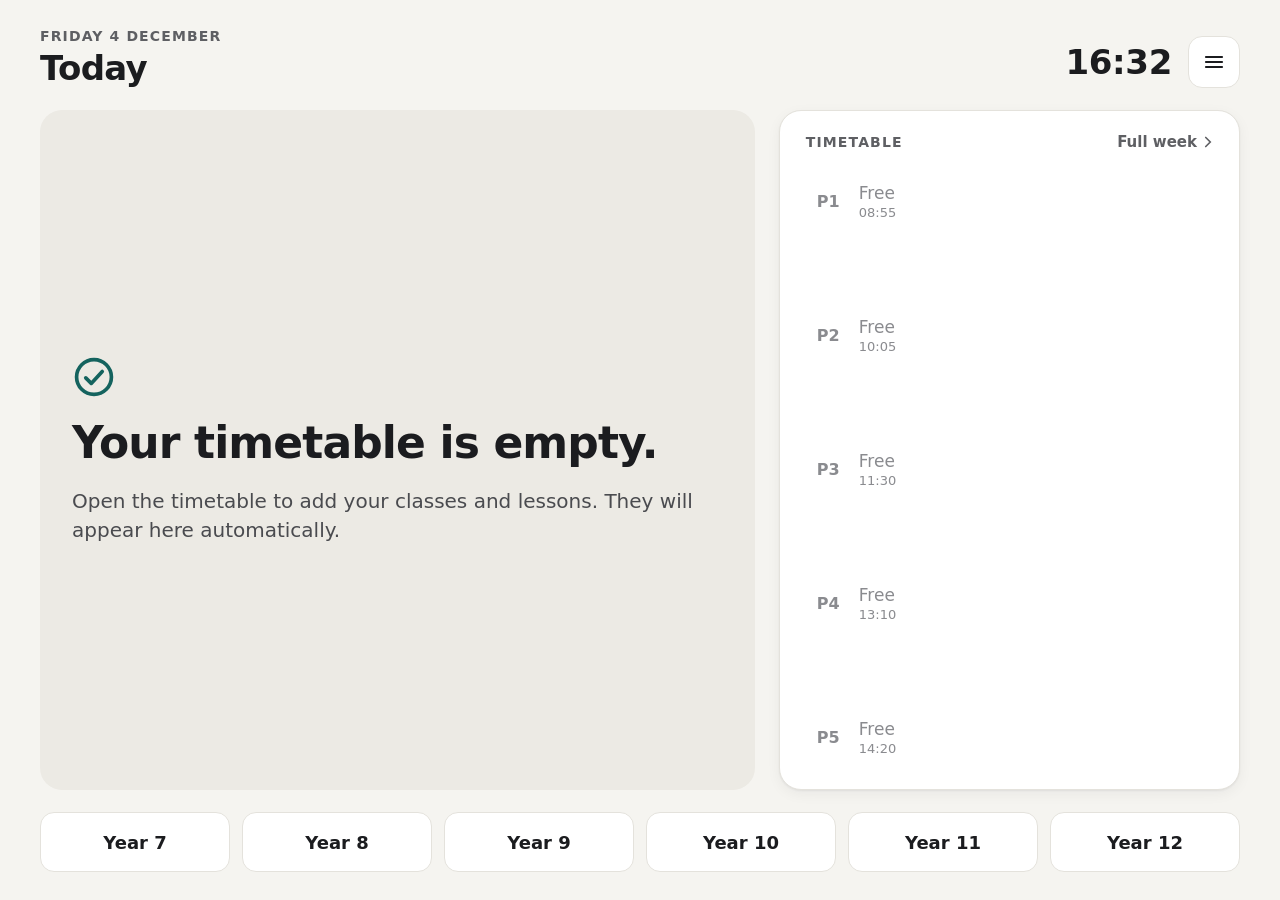
<file: index.html>
<!doctype html>
<html lang="en">
<head>
<meta charset="utf-8">
<meta name="viewport" content="width=device-width, initial-scale=1, viewport-fit=cover">
<meta name="apple-mobile-web-app-capable" content="yes">
<meta name="mobile-web-app-capable" content="yes">
<meta name="apple-mobile-web-app-status-bar-style" content="default">
<meta name="apple-mobile-web-app-title" content="Teaching">
<meta name="theme-color" content="#F5F4F0">
<title>Teaching Dashboard</title>
<link rel="manifest" href="manifest.webmanifest">
<link rel="apple-touch-icon" href="icons/apple-touch-icon.png">
<link rel="icon" type="image/png" sizes="192x192" href="icons/icon-192.png">
<link rel="stylesheet" href="css/app.css">
</head>
<body>

<!-- TEST MODE STRIP (only while test mode is on) -->
<div class="test-strip" id="test-strip" role="status" hidden>
  <span id="test-strip-text"></span>
  <button type="button" id="tm-off">Turn off</button>
</div>

<!-- HOME -->
<div class="screen home" id="screen-home">
  <header class="home-header">
    <div class="home-title">
      <span class="eyebrow" id="home-date"></span>
      <h1>Today</h1>
    </div>
    <div class="home-header-right">
      <time class="clock" id="home-clock"></time>
      <button type="button" class="menu-button" id="btn-menu" aria-label="Menu"><svg width="24" height="24" viewBox="0 0 24 24" fill="none" stroke="currentColor" stroke-width="2.2" stroke-linecap="round" aria-hidden="true"><path d="M4 7h16M4 12h16M4 17h16"/></svg></button>
    </div>
  </header>

  <main class="home-main">
    <section class="today-column" aria-label="Today">
      <div class="today-card" id="today-card" aria-live="polite"></div>
      <div class="follow-card" id="follow-card" hidden></div>
    </section>

    <a class="tt-panel" href="#timetable" id="tt-panel" aria-label="Open the full timetable">
      <span class="tt-panel-head">
        <span class="eyebrow" id="tt-panel-title">TIMETABLE</span>
        <span class="tt-panel-more">Full week<svg width="18" height="18" viewBox="0 0 24 24" fill="none" stroke="currentColor" stroke-width="2.2" stroke-linecap="round" aria-hidden="true"><path d="M9 6l6 6-6 6"/></svg></span>
      </span>
      <span class="tt-rows" id="tt-rows"></span>
    </a>
  </main>

  <nav class="year-nav" aria-label="Year groups">
    <button type="button" data-year="7">Year 7</button>
    <button type="button" data-year="8">Year 8</button>
    <button type="button" data-year="9">Year 9</button>
    <button type="button" data-year="10">Year 10</button>
    <button type="button" data-year="11">Year 11</button>
    <button type="button" data-year="12">Year 12</button>
  </nav>
</div>

<!-- TIMETABLE -->
<div class="screen timetable" id="screen-timetable" hidden>
  <header class="tt-header">
    <div class="tt-heading">
      <a class="back-button" href="#" aria-label="Back to Today"><svg width="22" height="22" viewBox="0 0 24 24" fill="none" stroke="currentColor" stroke-width="2.2" stroke-linecap="round" aria-hidden="true"><path d="M15 6l-6 6 6 6"/></svg></a>
      <div class="tt-heading-text">
        <h1>Timetable</h1>
        <span class="tt-sub"><span id="tt-mode">Same every week</span><span aria-hidden="true">·</span><span class="save-status is-saved" id="save-status" role="status"><svg width="16" height="16" viewBox="0 0 24 24" fill="none" stroke="currentColor" stroke-width="2.6" stroke-linecap="round" stroke-linejoin="round" aria-hidden="true"><path d="M5 12.5l4.5 4.5L19 7.5"/></svg>All changes saved</span></span>
      </div>
    </div>
    <div class="tt-actions">
      <button type="button" class="btn" id="btn-backup">Backup</button>
      <button type="button" class="btn" id="btn-lessons">Lessons</button>
      <button type="button" class="btn" id="btn-classes">Classes</button>
      <button type="button" class="btn" id="btn-edit" aria-pressed="false">Edit</button>
    </div>
  </header>
  <div class="week-grid" id="week-grid"></div>
</div>

<!-- CLASSES -->
<div class="screen classes" id="screen-classes" hidden>
  <header class="tt-header">
    <div class="tt-heading">
      <a class="back-button" href="#timetable" aria-label="Back to Timetable"><svg width="22" height="22" viewBox="0 0 24 24" fill="none" stroke="currentColor" stroke-width="2.2" stroke-linecap="round" aria-hidden="true"><path d="M15 6l-6 6 6 6"/></svg></a>
      <div class="tt-heading-text">
        <h1>Classes</h1>
        <span class="tt-sub"><span>Set each class's subject and scheme once</span><span aria-hidden="true">·</span><span class="save-status is-saved" id="classes-status" role="status"><svg width="16" height="16" viewBox="0 0 24 24" fill="none" stroke="currentColor" stroke-width="2.6" stroke-linecap="round" stroke-linejoin="round" aria-hidden="true"><path d="M5 12.5l4.5 4.5L19 7.5"/></svg>All changes saved</span></span>
      </div>
    </div>
    <button type="button" class="btn btn-primary" id="btn-add-class">Add class</button>
  </header>

  <main class="classes-main">
    <section class="class-list-card" aria-label="Your classes">
      <div class="class-list" id="class-list"></div>
      <p class="hint class-list-empty" id="class-list-empty" hidden>No classes yet. Add your first class on the right.</p>
    </section>

    <section class="class-panel" id="class-panel" aria-labelledby="class-panel-title">
      <h2 id="class-panel-title">Edit class</h2>
      <div class="field">
        <label class="eyebrow" for="class-name">Class name</label>
        <input class="text-input" id="class-name" type="text" autocomplete="off" autocapitalize="characters" enterkeyhint="done" placeholder="For example 8B/Cp">
      </div>
      <div class="field">
        <span class="eyebrow">Default subject</span>
        <div class="chips" id="subject-options"></div>
        <div class="override-row" id="new-subject-row" hidden>
          <input class="text-input" id="new-subject-input" type="text" autocomplete="off" autocapitalize="words" enterkeyhint="done" placeholder="Type a subject" aria-label="New subject">
          <button type="button" class="btn" id="btn-use-new-subject">Use</button>
        </div>
      </div>
      <div class="field" id="scheme-field" hidden>
        <span class="eyebrow">Scheme of work</span>
        <div class="chips" id="scheme-options"></div>
      </div>
      <div class="field" id="position-field" hidden>
        <label class="eyebrow" for="pos-input">Next lesson to teach</label>
        <div class="stepper">
          <button type="button" class="btn stepper-btn" id="pos-down" aria-label="One lesson back">−</button>
          <span class="stepper-value"><span class="stepper-word">Lesson</span><input id="pos-input" class="stepper-input" type="number" inputmode="numeric" min="1" step="1" enterkeyhint="done"></span>
          <button type="button" class="btn stepper-btn" id="pos-up" aria-label="One lesson on">+</button>
        </div>
        <span class="pos-title" id="pos-title"></span>
        <span class="hint" id="pos-last"></span>
      </div>
      <p class="hint" id="class-note">Changes save as you make them. Changing the default subject updates every timetabled lesson for this class, except lessons where you have changed the subject for that lesson only.</p>
      <p class="sheet-error" id="class-error" role="alert" hidden></p>
      <div class="panel-spacer"></div>
      <div class="new-class-actions" id="new-class-actions" hidden>
        <button type="button" class="btn btn-large" id="btn-cancel-new">Cancel</button>
        <button type="button" class="btn btn-large btn-primary" id="btn-create-class">Add class</button>
      </div>
      <div class="class-panel-foot" id="class-panel-foot">
        <span class="save-status" id="class-panel-status" role="status"></span>
        <button type="button" class="btn btn-delete" id="btn-delete-class">Delete class</button>
      </div>
    </section>
    <section class="class-panel class-panel-none" id="class-panel-none" hidden>
      <p class="hint">Choose a class on the left.</p>
    </section>
  </main>
</div>

<!-- LESSON PROMPTER -->
<div class="screen lesson" id="screen-lesson" hidden>
  <header class="pr-head">
    <button type="button" class="back-button" id="ls-close" aria-label="Close lesson"><svg width="22" height="22" viewBox="0 0 24 24" fill="none" stroke="currentColor" stroke-width="2.2" stroke-linecap="round" aria-hidden="true"><path d="M6 6l12 12M18 6L6 18"/></svg></button>
    <div class="pr-titles">
      <span class="eyebrow" id="ls-eyebrow"></span>
      <h1 id="ls-title"></h1>
      <span class="pr-obj" id="ls-objective"></span>
    </div>
    <div class="pr-tools">
      <button type="button" class="btn btn-quiet" id="ls-vocab">Vocabulary</button>
      <button type="button" class="btn btn-quiet" id="ls-misc">Misconceptions</button>
      <button type="button" class="btn btn-quiet" id="ls-res">Resources</button>
    </div>
  </header>

  <div class="lesson-main" id="lesson-main">
    <div class="tabrow">
      <div class="stagebar"><span class="stage-name" id="ls-stage"></span><span class="stepdots" id="ls-dots" aria-hidden="true"></span></div>
      <div class="tgt" id="ls-target" hidden><span class="tgt-label">MY TARGET</span><span class="tgt-item" id="ls-target-text"></span></div>
    </div>
    <div class="pr-body">
      <section class="step ls-card" id="ls-card" aria-live="polite">
        <div class="ls-card-scroll" id="ls-card-scroll"></div>
        <div class="ls-card-foot"><button type="button" class="prev" id="ls-back">‹ Back</button></div>
      </section>
      <button type="button" class="next" id="ls-next"></button>
    </div>
  </div>

  <div class="placeholder ls-missing" id="lesson-missing" hidden>
    <h1 id="ls-missing-title">This lesson is not on this iPad</h1>
    <p id="ls-missing-text">It may have been deleted or replaced. Import it again from the Lessons screen.</p>
    <button type="button" class="btn" id="ls-missing-back">Close</button>
  </div>
</div>

<!-- LESSONS -->
<div class="screen lessons" id="screen-lessons" hidden>
  <header class="tt-header">
    <div class="tt-heading">
      <a class="back-button" href="#timetable" aria-label="Back to Timetable"><svg width="22" height="22" viewBox="0 0 24 24" fill="none" stroke="currentColor" stroke-width="2.2" stroke-linecap="round" aria-hidden="true"><path d="M15 6l-6 6 6 6"/></svg></a>
      <div class="tt-heading-text">
        <h1>Lessons</h1>
        <span class="tt-sub"><span class="save-status is-saved"><svg width="16" height="16" viewBox="0 0 24 24" fill="none" stroke="currentColor" stroke-width="2.6" stroke-linecap="round" stroke-linejoin="round" aria-hidden="true"><path d="M5 12.5l4.5 4.5L19 7.5"/></svg>Saved on this iPad</span><span aria-hidden="true">·</span><span>Works offline</span></span>
      </div>
    </div>
    <button type="button" class="btn btn-primary" id="btn-import-lessons">Import lessons</button>
    <input type="file" id="lesson-files" accept=".json,application/json" multiple hidden>
  </header>

  <div class="backup-message" id="lessons-message" role="status" hidden></div>

  <main class="lessons-main">
    <section class="class-list-card" aria-label="Year groups">
      <div class="class-list" id="scheme-list"></div>
    </section>
    <section class="lesson-panel" aria-labelledby="lesson-panel-title">
      <h2 id="lesson-panel-title"></h2>
      <div class="lesson-list" id="lesson-list"></div>
      <p class="hint" id="lesson-list-empty" hidden></p>
    </section>
  </main>
</div>

<!-- BACKUP & RESTORE -->
<div class="screen backup" id="screen-backup" hidden>
  <header class="tt-header">
    <div class="tt-heading">
      <a class="back-button" href="#timetable" aria-label="Back to Timetable"><svg width="22" height="22" viewBox="0 0 24 24" fill="none" stroke="currentColor" stroke-width="2.2" stroke-linecap="round" aria-hidden="true"><path d="M15 6l-6 6 6 6"/></svg></a>
      <div class="tt-heading-text">
        <h1>Backup &amp; restore</h1>
        <span class="tt-sub"><span class="save-status is-saved"><svg width="16" height="16" viewBox="0 0 24 24" fill="none" stroke="currentColor" stroke-width="2.6" stroke-linecap="round" stroke-linejoin="round" aria-hidden="true"><path d="M5 12.5l4.5 4.5L19 7.5"/></svg>Saved on this iPad</span><span aria-hidden="true">·</span><span>Works offline</span></span>
      </div>
    </div>
  </header>

  <div class="backup-message" id="backup-message" role="status" hidden></div>

  <main class="backup-main">
    <section class="backup-card" aria-labelledby="backup-title">
      <h2 id="backup-title">Back up</h2>
      <div class="last-backup" id="last-backup">
        <span class="eyebrow">Last backup</span>
        <span class="last-backup-when" id="last-backup-when"></span>
        <span class="last-backup-note" id="last-backup-note"></span>
      </div>
      <p>Saves all your classes, default subjects, timetable, imported lessons and class progress as one file. Keep it somewhere off this iPad, such as OneDrive or iCloud Drive.</p>
      <p class="hint" id="backup-contents"></p>
      <div class="panel-spacer"></div>
      <button type="button" class="btn btn-primary btn-big" id="btn-export">Export backup file</button>
      <button type="button" class="link-button link-center" id="btn-download">Download the file instead</button>
    </section>

    <section class="backup-card" aria-labelledby="restore-title">
      <h2 id="restore-title">Restore</h2>
      <p>Replaces everything in the dashboard with the contents of a backup file. Nothing is merged.</p>
      <p>Before anything is replaced, you will see what the file contains and confirm. A copy of your current data is kept so you can undo the restore.</p>
      <div class="undo-restore" id="undo-restore" hidden>
        <p id="undo-restore-text"></p>
        <button type="button" class="btn" id="btn-undo-restore">Undo restore</button>
      </div>
      <div class="panel-spacer"></div>
      <button type="button" class="btn btn-outline btn-big" id="btn-choose-file">Choose backup file</button>
      <input type="file" id="restore-file" accept=".json,application/json" hidden>
    </section>
  </main>
</div>

<!-- EDIT-PERIOD SHEET -->
<div class="overlay" id="period-sheet" hidden>
  <div class="sheet" role="dialog" aria-modal="true" aria-labelledby="sheet-title">
    <div class="sheet-head">
      <div class="sheet-head-text">
        <span class="eyebrow" id="sheet-day"></span>
        <h2 id="sheet-title"></h2>
      </div>
      <div class="segmented" role="group" aria-label="Period type">
        <button type="button" id="seg-lesson" aria-pressed="true">Lesson</button>
        <button type="button" id="seg-free" aria-pressed="false">Free</button>
      </div>
    </div>

    <div class="sheet-body" id="sheet-lesson-body">
      <div class="field">
        <span class="eyebrow">Class</span>
        <div class="chips" id="class-chips"></div>
        <p class="hint" id="no-classes" hidden>You have no classes yet. Add them from the Classes button on the timetable.</p>
      </div>
      <div class="field">
        <span class="eyebrow">Subject</span>
        <div class="subject-box">
          <span class="subject-value" id="subject-value"></span>
          <span class="subject-source" id="subject-source"></span>
        </div>
        <button type="button" class="link-button" id="btn-override">Change for this lesson only</button>
        <button type="button" class="link-button" id="btn-use-default" hidden></button>
        <div class="override-editor" id="override-editor" hidden>
          <label class="eyebrow" for="override-input">Subject for this lesson only</label>
          <div class="override-row">
            <input id="override-input" type="text" autocomplete="off" autocapitalize="words" enterkeyhint="done" placeholder="Type a subject">
            <button type="button" class="btn" id="override-cancel">Cancel</button>
          </div>
          <div class="chips" id="subject-chips"></div>
        </div>
      </div>
    </div>
    <p class="sheet-free-msg" id="sheet-free-msg" hidden>This period is free.</p>
    <p class="sheet-error" id="sheet-error" role="alert" hidden></p>

    <div class="sheet-foot">
      <span class="save-status" id="sheet-status" role="status"></span>
      <button type="button" class="btn btn-primary btn-wide" id="sheet-done">Done</button>
    </div>
  </div>
</div>

<!-- IMPORT PREVIEW -->
<div class="overlay" id="import-preview" hidden>
  <div class="sheet sheet-wide" role="dialog" aria-modal="true" aria-labelledby="ip-title">
    <div class="sheet-head-text">
      <span class="eyebrow">Check before importing</span>
      <h2 id="ip-title">Import</h2>
    </div>
    <p class="hint">Nothing is saved until you tap Import. Class progress is never changed by importing.</p>
    <div class="ip-groups" id="ip-groups"></div>
    <div class="dialog-actions">
      <button type="button" class="btn btn-large" id="ip-cancel">Cancel</button>
      <button type="button" class="btn btn-large btn-primary" id="ip-import">Import</button>
    </div>
  </div>
</div>

<!-- MENU -->
<div class="overlay menu-overlay" id="menu-panel" hidden>
  <nav class="menu-panel" aria-label="Menu">
    <div class="menu-head">
      <h2>Menu</h2>
      <button type="button" class="btn" id="menu-close">Close</button>
    </div>
    <button type="button" class="menu-row" data-go="timetable">Timetable</button>
    <button type="button" class="menu-row" data-go="lessons">Lessons</button>
    <button type="button" class="menu-row" data-go="classes">Classes</button>
    <button type="button" class="menu-row" data-go="backup">Backup</button>
    <span class="menu-label">For testing</span>
    <button type="button" class="menu-row" id="menu-test">Test mode <span class="menu-sub" id="menu-test-state">Off</span></button>
  </nav>
</div>

<!-- TEST MODE PICKER -->
<div class="overlay" id="test-picker" hidden>
  <div class="sheet sheet-wide" role="dialog" aria-modal="true" aria-labelledby="tm-title">
    <h2 id="tm-title">Test mode</h2>
    <p class="hint">Pretend it is another day and time. Only what is shown changes: your classes, timetable and lessons are not touched, and anything you mark as taught is recorded with the real date. Test mode turns itself off when the app is closed.</p>
    <span class="menu-label">Day</span>
    <div class="tm-days" id="tm-days"></div>
    <span class="menu-label">Time</span>
    <div class="tm-times" id="tm-times"></div>
    <label class="tm-exact-row">Or an exact time: <input type="time" id="tm-exact" class="tm-exact"></label>
    <p class="sheet-error" id="tm-error" role="alert" hidden></p>
    <div class="dialog-actions">
      <button type="button" class="btn btn-large" id="tm-cancel">Cancel</button>
      <button type="button" class="btn btn-large tm-start" id="tm-start">Start test mode</button>
    </div>
  </div>
</div>

<!-- LESSON NOTES SHEET (vocabulary, misconceptions, resources) -->
<div class="overlay" id="lesson-sheet" hidden>
  <div class="sheet sheet-wide" role="dialog" aria-modal="true" aria-labelledby="ls-sheet-title">
    <div class="sheet-head">
      <h2 id="ls-sheet-title"></h2>
      <button type="button" class="btn btn-primary" id="ls-sheet-close">Done</button>
    </div>
    <div class="ls-sheet-list" id="ls-sheet-list"></div>
  </div>
</div>

<!-- LESSON DETAILS -->
<div class="overlay" id="lesson-detail" hidden>
  <div class="sheet" role="dialog" aria-modal="true" aria-labelledby="ld-title">
    <div class="sheet-head-text">
      <span class="eyebrow" id="ld-eyebrow"></span>
      <h2 id="ld-title"></h2>
    </div>
    <div class="ld-rows" id="ld-rows"></div>
    <div class="sheet-foot">
      <button type="button" class="btn btn-delete" id="ld-delete">Delete lesson</button>
      <span class="ld-actions">
        <button type="button" class="btn btn-large" id="ld-close">Done</button>
        <button type="button" class="btn btn-large btn-primary" id="ld-open">Open lesson</button>
      </span>
    </div>
  </div>
</div>

<!-- RESTORE CONFIRMATION -->
<div class="overlay" id="restore-confirm" hidden>
  <div class="dialog dialog-wide" role="alertdialog" aria-modal="true" aria-labelledby="rc-title" aria-describedby="rc-msg">
    <h2 id="rc-title">Replace your current data?</h2>
    <div class="rc-compare">
      <div class="rc-col">
        <span class="eyebrow">On this iPad now</span>
        <span id="rc-now-classes"></span>
        <span id="rc-now-lessons"></span>
        <span id="rc-now-imported"></span>
        <span class="rc-when" id="rc-now-when"></span>
      </div>
      <div class="rc-col rc-col-file">
        <span class="eyebrow">In the backup file</span>
        <span id="rc-file-classes"></span>
        <span id="rc-file-lessons"></span>
        <span id="rc-file-imported"></span>
        <span class="rc-when" id="rc-file-when"></span>
        <span class="rc-file-name" id="rc-file-name"></span>
      </div>
    </div>
    <p class="rc-warning" id="rc-warning" hidden></p>
    <p id="rc-msg">Everything on this iPad will be replaced by the backup. Nothing is merged. A copy of your current data is kept, so you can undo this from Backup &amp; restore.</p>
    <div class="dialog-actions">
      <button type="button" class="btn btn-large" id="rc-cancel">Cancel</button>
      <button type="button" class="btn btn-large btn-danger" id="rc-replace">Replace with backup</button>
    </div>
  </div>
</div>

<!-- CONFIRMATION DIALOG -->
<div class="overlay" id="confirm" hidden>
  <div class="dialog" role="alertdialog" aria-modal="true" aria-labelledby="confirm-title" aria-describedby="confirm-msg">
    <h2 id="confirm-title"></h2>
    <p id="confirm-msg"></p>
    <div class="dialog-actions">
      <button type="button" class="btn btn-large" id="confirm-cancel">Cancel</button>
      <button type="button" class="btn btn-large btn-danger" id="confirm-ok"></button>
    </div>
  </div>
</div>

<!-- Shown only if storage cannot be opened -->
<div class="screen placeholder" id="screen-error" hidden>
  <h1>Your data couldn't be opened</h1>
  <p id="error-detail"></p>
</div>

<div class="toast" id="toast" role="status" aria-live="polite" hidden></div>

<script src="js/schedule.js"></script>
<script src="js/storage.js"></script>
<script src="js/steps.js"></script>
<script src="js/ui.js"></script>
<script src="js/home.js"></script>
<script src="js/timetable.js"></script>
<script src="js/classes.js"></script>
<script src="js/backup.js"></script>
<script src="js/lessons.js"></script>
<script src="js/lesson.js"></script>
<script src="js/menu.js"></script>
<script src="js/app.js"></script>
</body>
</html>
</file>
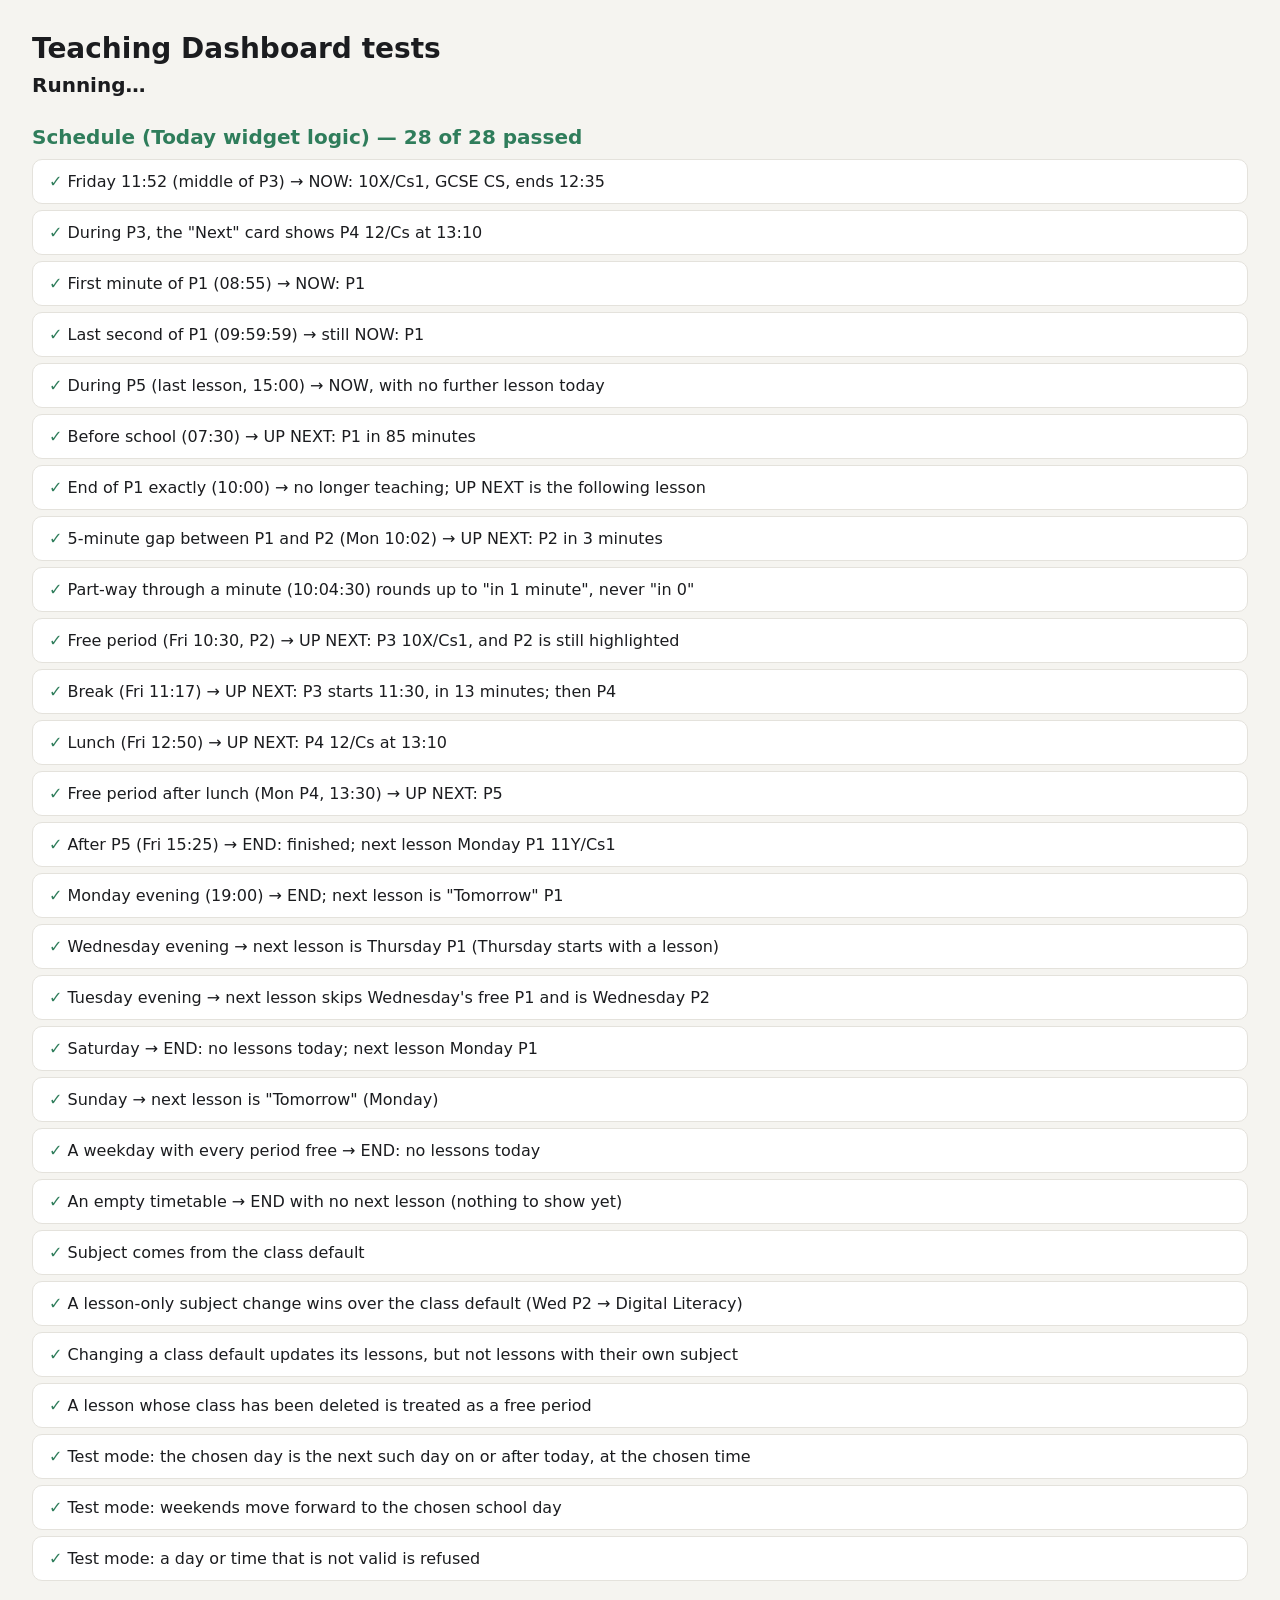
<file: run-tests.html>
<!doctype html>
<html lang="en">
<head>
<meta charset="utf-8">
<meta name="viewport" content="width=device-width, initial-scale=1">
<title>Teaching Dashboard – tests</title>
<style>
  body { margin: 0; padding: 32px; background: #F5F4F0; color: #1B1C1F; font-family: -apple-system, system-ui, sans-serif; }
  h1 { margin: 0 0 8px; font-size: 28px; }
  h2 { margin: 28px 0 10px; font-size: 20px; }
  #summary { font-size: 20px; font-weight: 600; margin: 0; }
  .pass { color: #2F7D5B; }
  .fail { color: #A33A2B; }
  ol { margin: 0; padding: 0; list-style: none; display: flex; flex-direction: column; gap: 6px; }
  li { background: #FFFFFF; border: 1px solid #E4E2DC; border-radius: 10px; padding: 12px 16px; font-size: 16px; }
  li small { display: block; margin-top: 4px; font-size: 14px; }
</style>
</head>
<body>
<h1>Teaching Dashboard tests</h1>
<p id="summary">Running…</p>
<div id="suites"></div>
<script src="js/schedule.js"></script>
<script src="js/storage.js"></script>
<script src="js/steps.js"></script>
<script src="tests/schedule.test.js"></script>
<script src="tests/storage.test.js"></script>
<script src="tests/steps.test.js"></script>
<script>
  (function () {
    var summary = document.getElementById('summary');
    var missing = [];
    if (!window.Schedule) missing.push('js/schedule.js');
    if (!window.TDStorage) missing.push('js/storage.js');
    if (!window.ScheduleTests) missing.push('tests/schedule.test.js');
    if (!window.StorageTests) missing.push('tests/storage.test.js');
    if (!window.Steps) missing.push('js/steps.js');
    if (!window.StepsTests) missing.push('tests/steps.test.js');
    if (missing.length) {
      summary.className = 'fail';
      summary.textContent = 'These files could not be loaded: ' + missing.join(', ');
      return;
    }

    var suites = [
      { title: 'Schedule (Today widget logic)', run: function () { return Promise.resolve(ScheduleTests.runAll()); } },
      { title: 'Storage (saving, backup and restore)', run: StorageTests.runAll },
      { title: 'Lesson steps (prompter screens and Up next)', run: StepsTests.runAll }
    ];

    function show(title, results) {
      var h = document.createElement('h2');
      var failed = results.filter(function (r) { return !r.passed; }).length;
      h.textContent = title + ' — ' + (results.length - failed) + ' of ' + results.length + ' passed';
      h.className = failed ? 'fail' : 'pass';
      var list = document.createElement('ol');
      results.forEach(function (r) {
        var li = document.createElement('li');
        var mark = document.createElement('span');
        mark.className = r.passed ? 'pass' : 'fail';
        mark.textContent = r.passed ? '✓ ' : '✗ ';
        li.appendChild(mark);
        li.appendChild(document.createTextNode(r.name));
        if (!r.passed) {
          var err = document.createElement('small');
          err.className = 'fail';
          err.textContent = r.error;
          li.appendChild(err);
        }
        list.appendChild(li);
      });
      var box = document.getElementById('suites');
      box.appendChild(h);
      box.appendChild(list);
    }

    var total = 0, failedTotal = 0;
    suites.reduce(function (chain, s) {
      return chain.then(function () {
        return s.run().then(function (results) {
          total += results.length;
          failedTotal += results.filter(function (r) { return !r.passed; }).length;
          show(s.title, results);
        });
      });
    }, Promise.resolve()).then(function () {
      summary.textContent = (total - failedTotal) + ' of ' + total + ' tests passed';
      summary.className = failedTotal ? 'fail' : 'pass';
      window.__testsDone = { total: total, failed: failedTotal };
    }, function (e) {
      summary.className = 'fail';
      summary.textContent = 'The tests stopped unexpectedly: ' + e.message;
      window.__testsDone = { error: e.message };
    });
  })();
</script>
</body>
</html>
</file>
<file: css/app.css>
/* Teaching Dashboard — styles. Designed for iPad mini in landscape (1133 × 744). */

:root {
  --ground: #F5F4F0;
  --surface: #FFFFFF;
  --line: #E4E2DC;
  --ink: #1B1C1F;
  --ink-2: #5E5F63;
  --ink-3: #8A8B8F;
  --accent: #14635E;        /* teaching now */
  --accent-tint: #E7F1EF;
  --up-next: #1E3634;       /* up next */
  --button: #F2B266;        /* OPEN LESSON, amber */
  --end: #ECEAE4;           /* end of day */
  --ok: #2F7D5B;
  --radius-lg: 22px;
  --radius-md: 16px;
  --font: -apple-system, BlinkMacSystemFont, "SF Pro Text", "Helvetica Neue", system-ui, sans-serif;
}

* { box-sizing: border-box; }

html, body {
  margin: 0;
  height: 100%;
  background: var(--ground);
  color: var(--ink);
  font-family: var(--font);
  -webkit-font-smoothing: antialiased;
  -webkit-tap-highlight-color: transparent;
  -webkit-text-size-adjust: 100%;
  overscroll-behavior: none;
}

button { font-family: inherit; color: inherit; cursor: pointer; }
a { color: inherit; text-decoration: none; }
[hidden] { display: none !important; }

.eyebrow {
  font-size: 14px;
  font-weight: 600;
  letter-spacing: 0.08em;
  color: var(--ink-2);
  text-transform: uppercase;
}

/* ---------- screens ---------- */

.screen {
  min-height: 100vh;
  min-height: 100dvh;
  padding: max(28px, env(safe-area-inset-top)) max(40px, env(safe-area-inset-right)) max(28px, env(safe-area-inset-bottom)) max(40px, env(safe-area-inset-left));
}

/* ---------- home ---------- */

.home {
  height: 100vh;
  height: 100dvh;
  display: flex;
  flex-direction: column;
  gap: 22px;
}

.home-header { display: flex; justify-content: space-between; align-items: flex-end; }
.home-title { display: flex; flex-direction: column; gap: 4px; }
.home-title h1 { margin: 0; font-size: 34px; font-weight: 700; letter-spacing: -0.02em; }
.clock { font-size: 34px; font-weight: 600; letter-spacing: -0.01em; font-variant-numeric: tabular-nums; }

.home-main {
  flex: 1;
  min-height: 0;
  display: grid;
  grid-template-columns: 1.55fr 1fr;
  gap: 24px;
}

.today-column { display: flex; flex-direction: column; gap: 16px; min-height: 0; }

/* the Today widget */
.today-card {
  flex: 1;
  min-height: 0;
  border-radius: var(--radius-lg);
  padding: 30px 32px;
  display: flex;
  flex-direction: column;
  justify-content: space-between;
  gap: 20px;
}
.today-card.is-now  { background: var(--accent); color: #FFFFFF; }
.today-card.is-next { background: var(--up-next); color: #FFFFFF; }
.today-card.is-end  { background: var(--end); color: var(--ink); justify-content: center; }

.today-top { display: flex; flex-direction: column; gap: 18px; min-width: 0; }
.today-label { display: flex; justify-content: space-between; align-items: center; gap: 16px; }
.today-label .tag { font-size: 14px; font-weight: 700; letter-spacing: 0.1em; }
.today-label .when { font-size: 16px; font-weight: 600; opacity: 0.9; }
.is-next .today-label .when { color: var(--button); opacity: 1; }

.today-class {
  margin: 0;
  font-size: 56px;
  line-height: 1.05;
  font-weight: 700;
  letter-spacing: -0.02em;
  overflow-wrap: anywhere;
}
.today-subject { font-size: 22px; font-weight: 500; opacity: 0.88; }
.today-period { font-size: 17px; opacity: 0.8; }

.open-lesson {
  height: 68px;
  border: none;
  border-radius: var(--radius-md);
  background: var(--button);
  color: var(--ink);
  font-size: 20px;
  font-weight: 700;
  letter-spacing: 0.06em;
}
.open-lesson:active { transform: scale(0.99); filter: brightness(0.96); }

.end-icon { color: var(--accent); }
.end-title { margin: 0; font-size: 44px; line-height: 1.08; font-weight: 700; letter-spacing: -0.02em; }
.end-detail { margin: 0; font-size: 20px; line-height: 1.45; color: #4A4B4F; max-width: 34em; }

/* the small card under the Today widget */
.follow-card {
  height: 84px;
  flex: none;
  background: var(--surface);
  border: 1px solid var(--line);
  border-radius: 18px;
  padding: 0 28px;
  display: flex;
  flex-direction: column;
  justify-content: center;
  gap: 4px;
  min-width: 0;
}
.follow-card .eyebrow { font-size: 13px; }
.follow-card .follow-text { font-size: 20px; font-weight: 600; white-space: nowrap; overflow: hidden; text-overflow: ellipsis; }

/* the timetable panel (whole panel is a link) */
.tt-panel {
  background: var(--surface);
  border: 1px solid var(--line);
  border-radius: var(--radius-lg);
  padding: 22px 22px 16px;
  display: flex;
  flex-direction: column;
  gap: 6px;
  min-height: 0;
  box-shadow: 0 1px 2px rgba(27, 28, 31, 0.06), 0 4px 14px rgba(27, 28, 31, 0.05);
  transition: transform 0.12s ease, box-shadow 0.12s ease;
}
.tt-panel:active { transform: scale(0.99); box-shadow: 0 1px 2px rgba(27, 28, 31, 0.08); }
.tt-panel-head { display: flex; justify-content: space-between; align-items: center; margin: 0 0 8px 4px; }
.tt-panel-more { display: flex; align-items: center; gap: 2px; font-size: 15px; font-weight: 600; color: var(--ink-2); }
.tt-rows { flex: 1; display: flex; flex-direction: column; justify-content: space-between; gap: 6px; }

.tt-row {
  flex: 1;
  max-height: 72px;
  min-height: 54px;
  display: flex;
  align-items: center;
  gap: 14px;
  padding: 0 14px;
  border-radius: 12px;
  border: 1px solid transparent;
}
.tt-row .p { width: 28px; font-size: 16px; font-weight: 600; color: var(--ink-2); flex: none; }
.tt-row .body { flex: 1; min-width: 0; display: flex; flex-direction: column; gap: 2px; }
.tt-row .what { font-size: 17px; white-space: nowrap; overflow: hidden; text-overflow: ellipsis; }
.tt-row .time { font-size: 13px; color: var(--ink-2); font-variant-numeric: tabular-nums; }
.tt-row .tick { flex: none; color: var(--ink-3); }

.tt-row.is-free .what { color: var(--ink-3); }
.tt-row.is-past, .tt-row.is-past .p, .tt-row.is-past .time, .tt-row.is-past .what { color: var(--ink-3); }
.tt-row.is-current { background: var(--accent-tint); }
.tt-row.is-current .p, .tt-row.is-current .what, .tt-row.is-current .time { color: var(--accent); font-weight: 600; }
.tt-row.is-current .p { font-weight: 700; }
.tt-row.is-next { border-color: var(--accent); }
.tt-row.is-next .p, .tt-row.is-next .what, .tt-row.is-next .time { color: var(--accent); font-weight: 600; }

/* year groups */
.year-nav { display: flex; gap: 12px; flex: none; }
.year-nav button {
  flex: 1;
  height: 60px;
  border-radius: 14px;
  border: 1px solid var(--line);
  background: var(--surface);
  font-size: 18px;
  font-weight: 600;
}
.year-nav button:active { background: #EEECE6; }

/* ---------- temporary / error screens ---------- */

.placeholder { display: flex; flex-direction: column; align-items: flex-start; gap: 16px; }
.placeholder h1 { margin: 8px 0 0; font-size: 30px; }
.placeholder p { margin: 0; font-size: 18px; color: var(--ink-2); }
.back-button {
  width: 52px; height: 52px; border-radius: 14px;
  border: 1px solid var(--line); background: var(--surface);
  display: flex; align-items: center; justify-content: center;
}

/* ---------- toast ---------- */

.toast {
  position: fixed;
  left: 50%;
  bottom: max(110px, calc(env(safe-area-inset-bottom) + 100px));
  transform: translateX(-50%);
  background: var(--ink);
  color: #FFFFFF;
  font-size: 17px;
  font-weight: 500;
  padding: 14px 22px;
  border-radius: 14px;
  box-shadow: 0 10px 30px rgba(0, 0, 0, 0.2);
  max-width: 80vw;
  text-align: center;
}

/* ---------- shared buttons ---------- */

.btn {
  height: 52px;
  padding: 0 22px;
  border-radius: 14px;
  border: 1px solid var(--line);
  background: var(--surface);
  font-size: 17px;
  font-weight: 600;
}
.btn:active { background: #EEECE6; }
.btn-primary { background: var(--accent); border-color: var(--accent); color: #FFFFFF; }
.btn-primary:active { background: #0F504C; }
.btn-danger { background: #A33A2B; border-color: #A33A2B; color: #FFFFFF; }
.btn-danger:active { background: #8A2F22; }
.btn-large { height: 60px; font-size: 18px; }
.btn-wide { min-width: 200px; height: 60px; font-size: 18px; }

.link-button {
  align-self: flex-start;
  min-height: 44px;
  padding: 0 2px;
  border: none;
  background: none;
  color: var(--accent);
  font-size: 16px;
  font-weight: 600;
  text-decoration: underline;
  text-underline-offset: 4px;
}

.save-status { display: inline-flex; align-items: center; gap: 6px; font-weight: 600; }
.save-status.is-saved { color: var(--ok); }
.save-status.is-saving { color: var(--ink-2); }
.save-status.is-error { color: #A33A2B; }

/* ---------- timetable ---------- */

.timetable { height: 100vh; height: 100dvh; display: flex; flex-direction: column; gap: 18px; padding-top: max(24px, env(safe-area-inset-top)); padding-bottom: max(20px, env(safe-area-inset-bottom)); }
.tt-header { display: flex; justify-content: space-between; align-items: center; gap: 16px; flex: none; }
.tt-heading { display: flex; align-items: center; gap: 16px; min-width: 0; }
.tt-heading-text { display: flex; flex-direction: column; gap: 2px; }
.tt-heading-text h1 { margin: 0; font-size: 30px; font-weight: 700; letter-spacing: -0.02em; }
.tt-sub { display: flex; align-items: center; gap: 6px; font-size: 14px; color: var(--ink-2); }
.is-editing #tt-mode { color: var(--accent); font-weight: 600; }
.tt-actions { display: flex; gap: 10px; }

.week-grid {
  flex: 1;
  min-height: 0;
  display: grid;
  grid-template-columns: 112px repeat(5, minmax(0, 1fr));
  grid-template-rows: 34px repeat(2, minmax(64px, 1fr)) 26px minmax(64px, 1fr) 26px repeat(2, minmax(64px, 1fr));
  column-gap: 10px;
  row-gap: 8px;
}
.tt-day { display: flex; align-items: center; justify-content: center; border-radius: 10px; font-size: 15px; font-weight: 600; letter-spacing: 0.04em; color: var(--ink-2); }
.tt-day.is-today { background: var(--accent-tint); color: var(--accent); font-weight: 700; }
.tt-period { display: flex; flex-direction: column; justify-content: center; gap: 3px; padding-left: 4px; }
.tt-period-num { font-size: 20px; font-weight: 700; }
.tt-period-time { font-size: 13px; color: var(--ink-2); font-variant-numeric: tabular-nums; }
.tt-period.is-now .tt-period-num { color: var(--accent); }
.tt-band { grid-column: 1 / -1; display: flex; align-items: center; gap: 12px; padding-left: 4px; font-size: 13px; font-weight: 600; letter-spacing: 0.06em; color: var(--ink-3); }
.tt-band-line { flex: 1; height: 1px; background: var(--line); }

.tt-cell {
  min-width: 0;
  border-radius: 14px;
  border: 1px solid var(--line);
  background: var(--surface);
  padding: 10px 14px;
  display: flex;
  flex-direction: column;
  justify-content: space-between;
  align-items: flex-start;
  text-align: left;
}
.tt-cell-top { display: flex; width: 100%; justify-content: space-between; align-items: center; gap: 6px; }
.tt-cell-class { font-size: 18px; font-weight: 700; white-space: nowrap; overflow: hidden; text-overflow: ellipsis; }
.tt-cell-subject { display: flex; align-items: center; gap: 6px; width: 100%; font-size: 14px; color: var(--ink-2); white-space: nowrap; overflow: hidden; text-overflow: ellipsis; }
.override-dot { flex: none; width: 8px; height: 8px; border-radius: 4px; background: #D98A2B; }
.now-tag { flex: none; font-size: 11px; font-weight: 700; letter-spacing: 0.08em; padding: 3px 7px; border-radius: 6px; background: var(--button); color: var(--ink); }

.tt-cell.is-free { background: transparent; border: 1.5px dashed #D3D1CA; justify-content: center; }
.tt-cell-free { font-size: 16px; font-weight: 500; color: var(--ink-3); }
.tt-cell.is-now { background: var(--accent); border-color: var(--accent); color: #FFFFFF; }
.tt-cell.is-now .tt-cell-subject { color: rgba(255, 255, 255, 0.9); }
.tt-cell.is-now.is-free { background: var(--accent-tint); border: 1.5px dashed var(--accent); }
.tt-cell.is-now.is-free .tt-cell-free { color: var(--accent); }

.tt-cell.is-editing { box-shadow: 0 0 0 0 transparent; }
.is-editing .tt-cell:not(.is-now) { border-color: #C9C6BE; }
.is-editing .tt-cell.is-free { border-color: #B9B6AE; }
.tt-cell:active { transform: scale(0.98); }

/* ---------- overlays: sheet and dialog ---------- */

.overlay {
  position: fixed;
  inset: 0;
  background: rgba(27, 28, 31, 0.38);
  display: flex;
  align-items: flex-start;
  justify-content: center;
  padding: max(24px, env(safe-area-inset-top)) 24px 24px;
  z-index: 10;
}
.sheet {
  width: 580px;
  max-width: 100%;
  max-height: calc(100dvh - 48px);
  overflow-y: auto;
  -webkit-overflow-scrolling: touch;
  background: var(--ground);
  border-radius: 24px;
  padding: 26px 28px;
  display: flex;
  flex-direction: column;
  gap: 18px;
  box-shadow: 0 20px 60px rgba(0, 0, 0, 0.25);
}
.sheet-head { display: flex; justify-content: space-between; align-items: flex-start; gap: 16px; }
.sheet-head-text { display: flex; flex-direction: column; gap: 4px; }
.sheet-head h2 { margin: 0; font-size: 26px; font-weight: 700; }
.segmented { display: flex; padding: 4px; border-radius: 14px; background: #E8E6E0; flex: none; }
.segmented button { min-width: 88px; height: 44px; padding: 0 18px; border: none; border-radius: 10px; background: transparent; font-size: 16px; font-weight: 500; color: var(--ink-2); }
.segmented button[aria-pressed="true"] { background: var(--surface); color: var(--ink); font-weight: 600; box-shadow: 0 1px 2px rgba(0, 0, 0, 0.08); }

.sheet-body { display: flex; flex-direction: column; gap: 18px; }
.field { display: flex; flex-direction: column; gap: 8px; }
.field > .eyebrow { font-size: 13px; }
.chips { display: flex; flex-wrap: wrap; gap: 8px; }
.chip { min-height: 46px; padding: 0 16px; border-radius: 12px; border: 1px solid var(--line); background: var(--surface); font-size: 16px; font-weight: 500; }
.chip.is-on { background: var(--accent); border-color: var(--accent); color: #FFFFFF; font-weight: 600; }
.hint { margin: 0; font-size: 15px; color: var(--ink-2); }

.subject-box { min-height: 52px; border-radius: 12px; background: #E8E6E0; padding: 0 16px; display: flex; align-items: center; justify-content: space-between; gap: 12px; }
.subject-value { font-size: 18px; font-weight: 600; }
.subject-value.is-muted { color: var(--ink-3); font-weight: 500; }
.subject-source { font-size: 14px; color: var(--ink-2); flex: none; }
.subject-source.is-override { color: #8A5A1C; font-weight: 600; }

.override-editor { display: flex; flex-direction: column; gap: 8px; padding: 14px; border-radius: 14px; background: var(--surface); border: 1px solid var(--line); }
.override-editor .eyebrow { font-size: 13px; }
.override-row { display: flex; gap: 10px; }
.override-row input { flex: 1; min-width: 0; height: 52px; border-radius: 12px; border: 1px solid #D3D1CA; padding: 0 14px; font-family: inherit; font-size: 18px; color: var(--ink); background: var(--surface); }
.override-row input:focus { outline: 2px solid var(--accent); outline-offset: 1px; }

.sheet-free-msg { margin: 0; font-size: 17px; color: var(--ink-2); }
.sheet-error { margin: 0; font-size: 16px; color: #A33A2B; font-weight: 600; }
.sheet-foot { display: flex; justify-content: space-between; align-items: center; padding-top: 4px; }
.sheet-foot .save-status { font-size: 16px; }

.dialog {
  margin-top: 120px;
  width: 560px;
  max-width: 100%;
  background: var(--ground);
  border-radius: 24px;
  padding: 28px;
  display: flex;
  flex-direction: column;
  gap: 16px;
  box-shadow: 0 20px 60px rgba(0, 0, 0, 0.25);
}
.dialog h2 { margin: 0; font-size: 26px; font-weight: 700; letter-spacing: -0.01em; }
.dialog p { margin: 0; font-size: 17px; line-height: 1.5; color: #4A4B4F; }
.dialog-actions { display: flex; gap: 12px; padding-top: 6px; }
.dialog-actions .btn { flex: 1; }
#confirm { z-index: 20; }
.toast { z-index: 30; }

/* ---------- classes ---------- */

.classes { height: 100vh; height: 100dvh; display: flex; flex-direction: column; gap: 18px; padding-top: max(24px, env(safe-area-inset-top)); padding-bottom: max(24px, env(safe-area-inset-bottom)); }
.classes-main { flex: 1; min-height: 0; display: grid; grid-template-columns: 1fr 1fr; gap: 24px; }
.class-list-card { background: var(--surface); border: 1px solid var(--line); border-radius: var(--radius-lg); padding: 14px; overflow-y: auto; -webkit-overflow-scrolling: touch; min-height: 0; }
.class-list { display: flex; flex-direction: column; gap: 4px; }
.class-list-empty { padding: 12px; }
.class-row { min-height: 66px; border: none; border-radius: 12px; background: transparent; padding: 8px 16px; display: flex; align-items: center; justify-content: space-between; gap: 12px; text-align: left; }
.class-row:active { background: #F0EEE8; }
.class-row.is-selected { background: var(--accent-tint); }
.class-row-main { display: flex; flex-direction: column; gap: 2px; min-width: 0; }
.class-row-name { font-size: 19px; font-weight: 700; white-space: nowrap; overflow: hidden; text-overflow: ellipsis; }
.class-row.is-selected .class-row-name { color: var(--accent); }
.class-row-count { font-size: 13px; color: var(--ink-2); }
.class-row-subject { font-size: 16px; color: var(--ink-2); flex: none; max-width: 50%; white-space: nowrap; overflow: hidden; text-overflow: ellipsis; }

.class-panel { background: var(--surface); border: 1px solid var(--line); border-radius: var(--radius-lg); padding: 26px 28px; display: flex; flex-direction: column; gap: 20px; min-height: 0; overflow-y: auto; }
.class-panel h2 { margin: 0; font-size: 24px; font-weight: 700; }
.class-panel-none { align-items: center; justify-content: center; }
.text-input { width: 100%; height: 52px; border-radius: 12px; border: 1px solid #D3D1CA; padding: 0 14px; font-family: inherit; font-size: 18px; color: var(--ink); background: var(--surface); }
.text-input:focus { outline: 2px solid var(--accent); outline-offset: 1px; }
.chip-add { border-style: dashed; color: var(--ink-2); }
.panel-spacer { flex: 1; }
.new-class-actions { display: flex; gap: 12px; }
.new-class-actions .btn { flex: 1; }
.new-class-actions #btn-create-class { flex: 2; }
.class-panel-foot { display: flex; justify-content: space-between; align-items: center; gap: 12px; }
.class-panel-foot .save-status { font-size: 16px; }
.btn-delete { color: #A33A2B; }

/* ---------- backup & restore ---------- */

.backup { height: 100vh; height: 100dvh; display: flex; flex-direction: column; gap: 18px; padding-top: max(24px, env(safe-area-inset-top)); padding-bottom: max(24px, env(safe-area-inset-bottom)); }
.backup-main { flex: 1; min-height: 0; display: grid; grid-template-columns: 1fr 1fr; gap: 24px; }
.backup-card { background: var(--surface); border: 1px solid var(--line); border-radius: var(--radius-lg); padding: 28px 30px; display: flex; flex-direction: column; gap: 16px; min-height: 0; overflow-y: auto; }
.backup-card h2 { margin: 0; font-size: 26px; font-weight: 700; }
.backup-card p { margin: 0; font-size: 17px; line-height: 1.5; color: #4A4B4F; }
.backup-card p.hint { font-size: 15px; color: var(--ink-2); }
.last-backup { border-radius: 14px; padding: 16px 18px; display: flex; flex-direction: column; gap: 4px; background: #EEF4F1; }
.last-backup.is-due { background: #FBF1E4; }
.last-backup.is-due .eyebrow { color: #8A5A1C; }
.last-backup-when { font-size: 19px; font-weight: 600; }
.last-backup-note { font-size: 15px; color: var(--ink-2); }
.btn-big { height: 64px; font-size: 19px; font-weight: 700; flex: none; }
.btn-outline { border: 1.5px solid var(--ink); }
.link-center { align-self: center; }
.undo-restore { border-radius: 14px; padding: 16px 18px; background: #F4F2EC; display: flex; flex-direction: column; gap: 12px; }
.undo-restore p { font-size: 15px; }
.undo-restore .btn { align-self: flex-start; }

.backup-message { flex: none; border-radius: 14px; padding: 14px 18px; font-size: 16px; line-height: 1.45; }
.backup-message strong { font-weight: 600; }
.backup-message ul { margin: 6px 0 0; padding-left: 20px; }
.backup-message.is-ok { background: #E6F2EC; color: #1F5E43; }
.backup-message.is-info { background: #EEECE6; color: var(--ink); }
.backup-message.is-error { background: #F8E6E3; color: #8A2F22; }

.dialog-wide { width: 640px; margin-top: 90px; }
.rc-compare { display: flex; gap: 12px; }
.rc-col { flex: 1; border-radius: 14px; background: var(--surface); padding: 16px 18px; display: flex; flex-direction: column; gap: 6px; font-size: 17px; min-width: 0; }
.rc-col-file { background: #FBF1E4; }
.rc-when { font-size: 15px; color: var(--ink-2); }
.rc-file-name { font-size: 13px; color: var(--ink-3); overflow-wrap: anywhere; }

/* ---------- lessons ---------- */

.lessons { height: 100vh; height: 100dvh; display: flex; flex-direction: column; gap: 18px; padding-top: max(24px, env(safe-area-inset-top)); padding-bottom: max(24px, env(safe-area-inset-bottom)); }
.lessons-main { flex: 1; min-height: 0; display: grid; grid-template-columns: 340px 1fr; gap: 24px; }
.lesson-panel { background: var(--surface); border: 1px solid var(--line); border-radius: var(--radius-lg); padding: 24px 22px; display: flex; flex-direction: column; gap: 14px; min-height: 0; overflow-y: auto; -webkit-overflow-scrolling: touch; }
.lesson-panel h2 { margin: 0 6px; font-size: 24px; font-weight: 700; }
.lesson-panel .hint { margin: 0 6px; }
.lesson-list { display: flex; flex-direction: column; gap: 4px; }
.lesson-row { min-height: 66px; border: none; border-radius: 12px; background: transparent; padding: 8px 12px; display: flex; align-items: center; gap: 16px; text-align: left; width: 100%; font: inherit; }
button.lesson-row:active { background: #F0EEE8; }
.lesson-num { flex: none; width: 44px; height: 44px; border-radius: 12px; background: #EEECE6; display: flex; align-items: center; justify-content: center; font-size: 18px; font-weight: 700; font-variant-numeric: tabular-nums; }
.lesson-main { flex: 1; min-width: 0; display: flex; flex-direction: column; gap: 2px; }
.lesson-title { font-size: 18px; font-weight: 600; white-space: nowrap; overflow: hidden; text-overflow: ellipsis; }
.lesson-meta { font-size: 14px; color: var(--ink-2); white-space: nowrap; overflow: hidden; text-overflow: ellipsis; }
.lesson-row.is-missing .lesson-num { background: transparent; border: 1.5px dashed #D3D1CA; color: var(--ink-3); }
.lesson-row.is-missing .lesson-title { color: var(--ink-3); font-weight: 500; }
.next-tag { flex: none; font-size: 14px; font-weight: 700; padding: 6px 10px; border-radius: 8px; background: var(--accent-tint); color: var(--accent); max-width: 40%; white-space: nowrap; overflow: hidden; text-overflow: ellipsis; }

.sheet-wide { width: 720px; }
.ip-groups { display: flex; flex-direction: column; gap: 14px; }
.ip-group { background: var(--surface); border: 1px solid var(--line); border-radius: 16px; padding: 14px 16px; display: flex; flex-direction: column; gap: 4px; }
.ip-group-head { margin: 0 0 4px; display: flex; align-items: center; gap: 10px; font-size: 17px; font-weight: 700; }
.ip-dot { width: 12px; height: 12px; border-radius: 6px; flex: none; }
.ip-group.is-new .ip-dot { background: var(--ok); }
.ip-group.is-update .ip-dot { background: var(--accent); }
.ip-group.is-clash { background: #FBF1E4; border-color: #EBCF9F; }
.ip-group.is-clash .ip-dot { background: #D98A2B; }
.ip-group.is-skip .ip-dot { background: var(--ink-3); }
.ip-row { display: flex; align-items: center; justify-content: space-between; gap: 16px; padding: 10px 0; border-top: 1px solid var(--line); }
.ip-group-head + .ip-row { border-top: none; }
.ip-text { display: flex; flex-direction: column; gap: 3px; min-width: 0; }
.ip-heading { font-size: 17px; font-weight: 600; }
.ip-detail { font-size: 15px; color: #4A4B4F; line-height: 1.4; }
.ip-group.is-skip .ip-heading { color: var(--ink-2); }
.ip-file { font-size: 13px; color: var(--ink-3); overflow-wrap: anywhere; }
.ip-choice button { min-width: 0; }
.ip-choice button[data-choice="replace"][aria-pressed="true"] { background: #A33A2B; color: #FFFFFF; }
.btn:disabled { opacity: 0.45; }

.ld-rows { display: flex; flex-direction: column; gap: 12px; }
.ld-row { display: flex; flex-direction: column; gap: 3px; }
.ld-row .eyebrow { font-size: 12px; }
.ld-value { font-size: 17px; line-height: 1.4; overflow-wrap: anywhere; }

/* ---------- class progress ---------- */

.stepper { display: flex; align-items: stretch; gap: 10px; }
.stepper-btn { width: 64px; height: 64px; padding: 0; font-size: 30px; font-weight: 500; flex: none; }
.stepper-btn:disabled { opacity: 0.35; }
.stepper-value { flex: 1; min-width: 0; height: 64px; border-radius: 14px; border: 1px solid #D3D1CA; background: var(--surface); display: flex; align-items: center; justify-content: center; gap: 8px; }
.stepper-word { font-size: 22px; font-weight: 600; color: var(--ink-2); }
.stepper-input { width: 3.2em; border: none; background: transparent; font-family: inherit; font-size: 28px; font-weight: 700; color: var(--ink); text-align: left; padding: 0; -moz-appearance: textfield; }
.stepper-input::-webkit-outer-spin-button, .stepper-input::-webkit-inner-spin-button { -webkit-appearance: none; margin: 0; }
.stepper-value:focus-within { outline: 2px solid var(--accent); outline-offset: 1px; }
.stepper-input:focus { outline: none; }
.pos-title { font-size: 17px; font-weight: 600; line-height: 1.35; }
.pos-title.is-missing { color: var(--ink-3); font-weight: 500; }
.rc-warning { margin: 0; border-radius: 14px; padding: 14px 16px; background: #F8E6E3; color: #8A2F22 !important; font-size: 16px !important; font-weight: 600; line-height: 1.45; }

/* ---------- lesson prompter ---------- */

.lesson { height: 100vh; height: 100dvh; display: flex; flex-direction: column; gap: 16px; padding: max(22px, env(safe-area-inset-top)) max(32px, env(safe-area-inset-right)) max(22px, env(safe-area-inset-bottom)) max(32px, env(safe-area-inset-left)); }
.pr-head { display: flex; align-items: center; gap: 16px; flex: none; }
.pr-head .back-button { flex: none; }
.pr-titles { flex: 1; min-width: 0; display: flex; flex-direction: column; gap: 3px; }
.pr-titles .eyebrow { font-size: 13px; }
.pr-titles h1 { margin: 0; font-size: 24px; font-weight: 700; letter-spacing: -0.01em; white-space: nowrap; overflow: hidden; text-overflow: ellipsis; }
.pr-obj { font-size: 15px; color: var(--ink-2); white-space: nowrap; overflow: hidden; text-overflow: ellipsis; }
.pr-tools { display: flex; gap: 4px; flex: none; }
.btn-quiet { border-color: transparent; background: transparent; color: var(--ink-2); padding: 0 14px; height: 48px; font-size: 16px; }

.lesson-main { flex: 1; min-height: 0; display: flex; flex-direction: column; gap: 16px; }
.tabrow { display: flex; align-items: flex-end; justify-content: space-between; gap: 24px; border-bottom: 1px solid var(--line); flex: none; }
.stagebar { display: flex; align-items: center; gap: 14px; padding: 0 4px 10px; min-width: 0; }
.stage-name { font-size: 15px; font-weight: 700; letter-spacing: .08em; color: var(--accent); text-transform: uppercase; white-space: nowrap; overflow: hidden; text-overflow: ellipsis; max-width: 360px; }
.stepdots { display: flex; gap: 6px; align-items: center; flex-wrap: wrap; }
.stepdots i { width: 7px; height: 7px; border-radius: 4px; background: #D3D1CA; display: block; }
.stepdots i.past { background: #9FC4BE; }
.stepdots i.on { width: 20px; background: var(--accent); }
.tgt { display: flex; align-items: center; gap: 10px; padding-bottom: 10px; min-width: 0; color: #8A5A1C; font-size: 15px; font-weight: 600; }
.tgt-label { font-size: 11px; font-weight: 700; letter-spacing: .08em; color: #B07A33; flex: none; }
.tgt-item { white-space: nowrap; overflow: hidden; text-overflow: ellipsis; }

.pr-body { flex: 1; min-height: 0; display: grid; grid-template-columns: 1fr 250px; gap: 18px; }
.ls-card { background: var(--surface); border: 1px solid transparent; box-shadow: 0 1px 2px rgba(27, 28, 31, .05); border-radius: var(--radius-lg); display: flex; flex-direction: column; min-height: 0; overflow: hidden; }
.ls-card-scroll { flex: 1; min-height: 0; overflow-y: auto; -webkit-overflow-scrolling: touch; padding: 26px 30px 8px; display: flex; flex-direction: column; gap: 16px; }
.ls-card-foot { flex: none; padding: 6px 26px 16px; }
.prev { height: 48px; padding: 0 4px; border: none; background: transparent; font-size: 16px; font-weight: 600; color: var(--ink-3); }
.ls-card.is-ask { background: var(--accent-tint); border-color: #BFDAD5; }

.ls-tags { display: flex; flex-wrap: wrap; align-items: center; gap: 8px; }
.ls-board, .ls-ask { font-size: 14px; font-weight: 700; letter-spacing: .08em; padding: 6px 12px; border-radius: 8px; background: var(--ink); color: #FFFFFF; }
.ls-ask { background: var(--accent); }
.ls-note { font-size: 14px; font-weight: 600; color: var(--ink-2); padding: 6px 10px; border-radius: 8px; background: #F0EEE8; }
.ls-card.is-ask .ls-note { background: rgba(255, 255, 255, .6); }

.ls-heading { margin: 0; font-size: 30px; line-height: 1.15; letter-spacing: -0.01em; }
.ls-label { font-size: 13px; font-weight: 700; letter-spacing: .08em; color: var(--ink-3); margin-bottom: -10px; }
.ls-label-accent { color: var(--accent); margin-bottom: 0; }
.ls-say { margin: 0; font-size: 23px; line-height: 1.45; }
.ls-say-small { font-size: 19px; color: #4A4B4F; }
.ls-points { margin: 0; padding-left: 26px; display: flex; flex-direction: column; gap: 10px; font-size: 21px; line-height: 1.4; }
.ls-example { border-radius: 16px; background: #F4F2EC; padding: 14px 20px 16px; display: flex; flex-direction: column; gap: 8px; }
.ls-ex-label { font-size: 13px; font-weight: 700; letter-spacing: .08em; color: var(--ink-2); text-transform: uppercase; }
.ls-ex-grid { display: grid; grid-template-columns: auto 1fr; gap: 6px 16px; font-size: 20px; line-height: 1.35; }
.ls-ex-grid .k { font-size: 12px; font-weight: 700; letter-spacing: .08em; color: var(--ink-3); padding-top: 5px; }
.ls-ex-grid .ans { font-weight: 700; color: var(--accent); }
.ls-working { display: flex; flex-direction: column; gap: 2px; }
.ls-code { margin: 0; padding: 16px 18px; border-radius: 14px; background: #1E2427; color: #F2F2EE; font-family: ui-monospace, Menlo, monospace; font-size: 18px; line-height: 1.45; white-space: pre-wrap; }

.ls-pre-heading { font-size: 17px; font-weight: 600; color: #2E4B48; }
.ls-question { margin: 0; font-size: 34px; line-height: 1.25; font-weight: 700; letter-spacing: -0.01em; }
.ls-answer { border-top: 1px solid #BFDAD5; padding-top: 14px; display: flex; flex-direction: column; gap: 4px; }
.ls-answer p { margin: 0; font-size: 21px; line-height: 1.45; color: #2E4B48; }

.ls-qlist, .ls-tasks { margin: 0; padding: 0; list-style: none; display: flex; flex-direction: column; }
.ls-qlist li, .ls-tasks li { display: flex; gap: 14px; padding: 12px 0; border-top: 1px solid var(--line); }
.ls-qlist li:first-child, .ls-tasks li:first-child { border-top: none; padding-top: 4px; }
.ls-qlabel { flex: none; min-width: 34px; height: 34px; padding: 0 6px; border-radius: 17px; background: #D97A6C; color: #FFFFFF; font-size: 15px; font-weight: 700; display: flex; align-items: center; justify-content: center; }
.ls-qlabel:empty { visibility: hidden; }
.ls-qbody { display: flex; flex-direction: column; gap: 4px; min-width: 0; }
.ls-q { font-size: 19px; line-height: 1.4; }
.ls-a { font-size: 17px; line-height: 1.4; color: var(--accent); font-weight: 600; }
.ls-a-board { font-size: 13px; color: var(--ink-3); }
.ls-instructions { margin: 0; font-size: 19px; line-height: 1.45; color: #4A4B4F; }
.ls-section { margin: 8px 0 0; font-size: 14px; font-weight: 700; letter-spacing: .06em; color: var(--ink-2); text-transform: uppercase; }
.ls-extension { padding: 4px 0 0; }

.ls-end-title { margin: 0; font-size: 34px; line-height: 1.15; }
.ls-end-text { margin: 0; font-size: 20px; line-height: 1.45; color: #4A4B4F; max-width: 30em; }
.ls-taught { align-self: flex-start; height: 72px; padding: 0 34px; border-radius: 18px; border: none; background: var(--button); font-size: 21px; font-weight: 800; letter-spacing: .02em; color: var(--ink); }
.ls-taught:disabled { opacity: .5; }
.ls-card.is-end .ls-card-scroll { justify-content: center; }

.next { border: none; border-radius: var(--radius-lg); background: var(--accent); color: #FFFFFF; padding: 22px 22px 20px; text-align: left; display: flex; flex-direction: column; gap: 8px; min-height: 0; font: inherit; }
.next:active:not(:disabled) { filter: brightness(0.94); }
.next .eyebrow { color: rgba(255, 255, 255, .75); font-size: 12px; }
.next .what { font-size: 24px; font-weight: 700; line-height: 1.2; overflow-wrap: anywhere; }
.next .detail { font-size: 16px; opacity: .85; }
.next .preview { margin-top: 10px; font-size: 17px; line-height: 1.4; opacity: .82; border-top: 1px solid rgba(255, 255, 255, .2); padding-top: 12px; overflow: hidden; }
.next .arrow { margin-top: auto; align-self: flex-end; font-size: 22px; font-weight: 700; }
.next.is-quiet { background: #ECEAE4; color: var(--ink); }
.next.is-quiet .eyebrow { color: var(--ink-2); }
.next:disabled { cursor: default; }

.ls-missing { justify-content: center; align-items: center; text-align: center; height: 100%; }

.ls-sheet-list { display: flex; flex-direction: column; gap: 4px; }
.ls-sheet-row { display: flex; flex-direction: column; gap: 4px; padding: 12px 0; border-top: 1px solid var(--line); }
.ls-sheet-row:first-child { border-top: none; }
.ls-sheet-term { font-size: 19px; font-weight: 700; }
.ls-sheet-wrong { font-size: 18px; font-weight: 600; color: #A33A2B; }
.ls-sheet-text { font-size: 18px; line-height: 1.45; color: #4A4B4F; }
.sheet-head h2 { margin: 0; }
.ls-points.is-numbered { list-style: none; padding-left: 0; }
.ls-section-board { margin-left: 10px; font-weight: 600; letter-spacing: 0; text-transform: none; color: var(--ink-3); font-size: 13px; }
.next:focus { outline: none; }

/* Today card: the class's next lesson */
.today-lesson { font-size: 19px; font-weight: 600; line-height: 1.3; }
.today-lesson.is-missing { font-weight: 500; opacity: 0.75; }
.open-lesson.is-unavailable { opacity: 0.55; }

/* Lesson details: Open and Done */
.ld-actions { display: flex; gap: 10px; }

/* Prompter: fade when the card has more to scroll */
.ls-card { position: relative; }
.ls-card::after { content: ''; position: absolute; left: 0; right: 0; bottom: var(--fade-bottom, 70px); height: 56px; pointer-events: none; opacity: 0; transition: opacity .2s; background: linear-gradient(rgba(255, 255, 255, 0), var(--surface)); }
.ls-card.is-ask::after { background: linear-gradient(rgba(231, 241, 239, 0), var(--accent-tint)); }
.ls-card.has-more::after { opacity: 1; }

/* ---------- menu ---------- */

.home-header-right { display: flex; align-items: center; gap: 16px; }
.menu-button { width: 52px; height: 52px; border-radius: 14px; border: 1px solid var(--line); background: var(--surface); color: var(--ink); display: flex; align-items: center; justify-content: center; padding: 0; }
.menu-button:active { background: #F0EEE8; }
.menu-overlay { justify-content: flex-end; align-items: stretch; padding: 0; }
.menu-panel { width: 380px; max-width: 90vw; background: #F7F6F2; padding: max(28px, env(safe-area-inset-top)) 24px 28px; display: flex; flex-direction: column; gap: 8px; box-shadow: -8px 0 30px rgba(0, 0, 0, .08); overflow-y: auto; }
.menu-head { display: flex; align-items: center; justify-content: space-between; margin: 0 0 10px 8px; }
.menu-head h2 { margin: 0; font-size: 24px; }
.menu-row { display: flex; align-items: center; justify-content: space-between; min-height: 62px; padding: 0 18px; border-radius: 14px; border: none; background: var(--surface); font: inherit; font-size: 19px; font-weight: 600; color: var(--ink); text-align: left; }
.menu-row:active { background: #EEECE6; }
.menu-sub { font-size: 15px; font-weight: 500; color: var(--ink-3); }
.menu-label { display: block; font-size: 12px; font-weight: 700; letter-spacing: .08em; text-transform: uppercase; color: var(--ink-3); margin: 14px 0 2px 8px; }

/* ---------- test mode ---------- */

.tm-days { display: flex; gap: 8px; }
.tm-times { display: grid; grid-template-columns: repeat(4, 1fr); gap: 8px; }
.tm-choice { flex: 1; min-height: 54px; border-radius: 12px; border: 1px solid var(--line); background: var(--surface); font: inherit; font-size: 17px; font-weight: 600; color: var(--ink); display: flex; flex-direction: column; align-items: center; justify-content: center; gap: 1px; }
.tm-choice small { font-size: 13px; font-weight: 500; color: var(--ink-3); }
.tm-choice.is-on { background: var(--ink); border-color: var(--ink); color: #FFFFFF; }
.tm-choice.is-on small { color: #CFCFCF; }
.tm-exact-row { display: flex; align-items: center; gap: 12px; font-size: 16px; color: var(--ink-2); margin-top: 6px; }
.tm-exact { height: 54px; padding: 0 14px; border-radius: 12px; border: 1px solid var(--line); background: var(--surface); font: inherit; font-size: 22px; font-weight: 700; color: var(--ink); }
.tm-start { background: #F3C27A; border-color: #F3C27A; color: #4A3412; }
#test-picker .sheet { gap: 12px; }
#test-picker h2 { margin: 0; font-size: 26px; }
#test-picker .hint { margin: 0; }

.test-strip { position: fixed; top: 0; left: 0; right: 0; z-index: 40; height: calc(44px + env(safe-area-inset-top)); padding: env(safe-area-inset-top) max(32px, env(safe-area-inset-right)) 0 max(32px, env(safe-area-inset-left)); background: #F3C27A; color: #4A3412; display: flex; align-items: center; justify-content: space-between; font-size: 15px; font-weight: 700; letter-spacing: .04em; }
.test-strip button { height: 34px; padding: 0 16px; border-radius: 10px; border: none; background: rgba(255, 255, 255, .7); font: inherit; font-size: 15px; letter-spacing: 0; color: #4A3412; }
html.test-mode body { padding-top: calc(44px + env(safe-area-inset-top)); }
html.test-mode .screen { min-height: calc(100dvh - 44px - env(safe-area-inset-top)); padding-top: 22px; }
html.test-mode .home, html.test-mode .timetable, html.test-mode .classes, html.test-mode .backup,
html.test-mode .lessons, html.test-mode .lesson { height: calc(100dvh - 44px - env(safe-area-inset-top)); padding-top: 18px; }

/* OPEN LESSON when there is nothing to open yet: a plain outlined button */
.open-lesson.is-unavailable { opacity: 1; background: transparent; border: 2px solid rgba(255, 255, 255, .35); color: rgba(255, 255, 255, .85); }
html.test-mode .overlay { padding-top: calc(44px + 24px + env(safe-area-inset-top)); }
html.test-mode .menu-overlay { padding-top: calc(44px + env(safe-area-inset-top)); }
</file>
